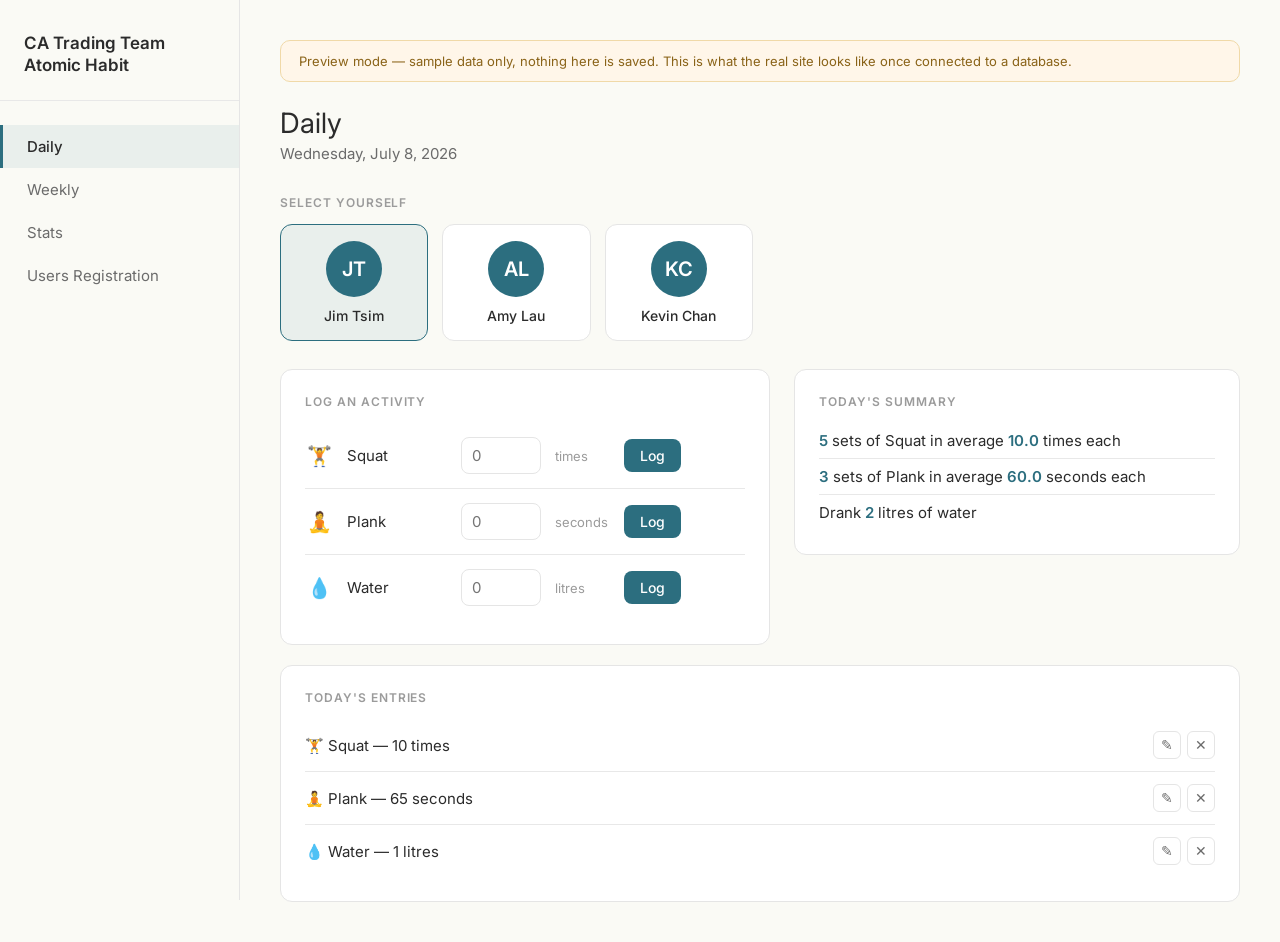
<file: office-fit-tracker-preview.html>
<!DOCTYPE html>
<html lang="en">
<head>
<meta charset="UTF-8">
<meta name="viewport" content="width=device-width, initial-scale=1.0">
<title>Preview — CA Trading Team Atomic Habit</title>
<link href="https://fonts.googleapis.com/css2?family=Inter:wght@300;400;500;600&display=swap" rel="stylesheet">
<style>
* { margin: 0; padding: 0; box-sizing: border-box; }
:root {
    --bg: #FAFAF5; --text: #2B2B2B; --text-mid: #6B6B6B; --text-light: #9B9B9B;
    --border: #E5E5E5; --border-soft: #E8E8E8; --accent: #2C6E7F;
    --accent-soft: rgba(44, 110, 127, 0.08); --good: #4A8B6F; --warn: #C97B4A;
    --card-radius: 12px;
}
body { font-family: 'Inter', sans-serif; background: var(--bg); color: var(--text); -webkit-font-smoothing: antialiased; }
.page-wrapper { display: flex; min-height: 100vh; }
.sidebar { width: 240px; background: var(--bg); border-right: 1px solid var(--border); position: fixed; height: 100vh; }
.sidebar-header { padding: 32px 24px 24px; border-bottom: 1px solid var(--border-soft); }
.sidebar-logo { font-size: 1.0625rem; font-weight: 600; line-height: 1.3; }
.nav { padding: 24px 0; }
.nav-button { display: flex; align-items: center; gap: 12px; width: 100%; padding: 12px 24px; background: none; border: none; border-left: 3px solid transparent; text-align: left; cursor: pointer; font-family: inherit; font-size: 0.9375rem; color: var(--text-mid); }
.nav-button:hover { background: rgba(0,0,0,0.03); color: var(--text); }
.nav-button.active { background: var(--accent-soft); border-left-color: var(--accent); color: var(--text); font-weight: 500; }
.main-content { flex: 1; margin-left: 240px; padding: 40px; max-width: 1100px; }
.page-title { font-size: 1.75rem; font-weight: 400; margin-bottom: 4px; }
.page-subtitle { font-size: 0.9375rem; color: var(--text-mid); margin-bottom: 32px; }
.card { background: white; border: 1px solid var(--border); border-radius: var(--card-radius); padding: 24px; }
.section-label { font-size: 0.75rem; font-weight: 600; color: var(--text-light); letter-spacing: 0.08em; text-transform: uppercase; margin-bottom: 14px; }
.user-grid { display: grid; grid-template-columns: repeat(auto-fill, minmax(140px, 1fr)); gap: 14px; margin-bottom: 28px; }
.user-card { background: white; border: 1px solid var(--border); border-radius: var(--card-radius); padding: 16px 12px; text-align: center; cursor: pointer; }
.user-card:hover { border-color: var(--accent); }
.user-card.selected { border-color: var(--accent); background: var(--accent-soft); }
.user-avatar { width: 56px; height: 56px; border-radius: 50%; background: var(--accent); color: white; display: flex; align-items: center; justify-content: center; font-size: 1.25rem; font-weight: 600; margin: 0 auto 10px; }
.user-card-name { font-size: 0.875rem; font-weight: 500; }
.activity-row { display: flex; align-items: center; gap: 14px; padding: 14px 0; border-bottom: 1px solid var(--border-soft); }
.activity-row:last-child { border-bottom: none; }
.activity-icon { font-size: 1.25rem; width: 28px; text-align: center; }
.activity-label { flex: 0 0 100px; font-size: 0.9375rem; }
.activity-input { width: 80px; padding: 8px 10px; border: 1px solid var(--border); border-radius: 8px; font-family: inherit; font-size: 0.9375rem; }
.activity-input:focus { outline: none; border-color: var(--accent); }
.activity-unit { font-size: 0.8125rem; color: var(--text-light); width: 55px; }
.log-btn { background: var(--accent); color: white; border: none; border-radius: 8px; padding: 8px 16px; font-family: inherit; font-size: 0.875rem; font-weight: 500; cursor: pointer; }
.log-btn:hover { opacity: 0.88; }
.check-flash { color: var(--good); font-size: 1.1rem; opacity: 0; transition: opacity 0.2s; }
.check-flash.show { opacity: 1; }
.summary-list { list-style: none; }
.summary-list li { font-size: 0.9375rem; padding: 8px 0; border-bottom: 1px solid var(--border-soft); }
.summary-list li:last-child { border-bottom: none; }
.summary-list .num { font-weight: 600; color: var(--accent); }
.two-col { display: grid; grid-template-columns: 1.1fr 1fr; gap: 24px; align-items: start; }
.simple-list { list-style: none; }
.simple-list li { display: flex; align-items: center; justify-content: space-between; padding: 12px 0; border-bottom: 1px solid var(--border-soft); font-size: 0.9375rem; }
.simple-list li:last-child { border-bottom: none; }
.entry-actions { display: flex; gap: 6px; }
.entry-actions button { background: none; border: 1px solid var(--border); border-radius: 6px; width: 28px; height: 28px; font-size: 0.875rem; cursor: pointer; color: var(--text-mid); }
.entry-actions button:hover { border-color: var(--accent); color: var(--accent); }
.grid-2 { display: grid; grid-template-columns: 1fr 1fr; gap: 24px; margin-bottom: 24px; }
.leader-row { display: flex; align-items: center; gap: 12px; padding: 10px 0; border-bottom: 1px solid var(--border-soft); }
.leader-row:last-child { border-bottom: none; }
.leader-rank { width: 22px; font-size: 0.8125rem; color: var(--text-light); font-weight: 600; }
.leader-name { flex: 1; font-size: 0.9375rem; }
.leader-val { font-weight: 600; color: var(--accent); font-size: 0.9375rem; }
.pill { font-size: 0.75rem; color: var(--text-light); background: rgba(0,0,0,0.05); padding: 3px 10px; border-radius: 10px; }
.form-row { margin-bottom: 16px; }
.form-row label { display: block; font-size: 0.8125rem; font-weight: 500; color: var(--text-mid); margin-bottom: 6px; }
.form-row input { width: 100%; padding: 10px 12px; border: 1px solid var(--border); border-radius: 8px; font-family: inherit; font-size: 0.9375rem; background: white; }
.btn-primary { background: var(--accent); color: white; border: none; border-radius: 8px; padding: 10px 20px; font-family: inherit; font-size: 0.9375rem; font-weight: 500; cursor: pointer; }
.btn-secondary { background: white; color: var(--text); border: 1px solid var(--border); border-radius: 8px; padding: 4px 12px; font-family: inherit; font-size: 0.8125rem; cursor: pointer; }
.bar-chart { display: flex; align-items: flex-end; gap: 16px; height: 180px; padding: 20px 0; }
.bar-col { flex: 1; display: flex; flex-direction: column; align-items: center; justify-content: flex-end; height: 100%; }
.bar { width: 100%; max-width: 48px; background: var(--accent); border-radius: 6px 6px 0 0; position: relative; }
.bar-target-line { position: absolute; left: -8px; right: -8px; border-top: 2px dashed var(--warn); }
.bar-day { font-size: 0.8125rem; color: var(--text-mid); margin-top: 8px; }
.bar-val { font-size: 0.75rem; color: var(--text); margin-bottom: 4px; }
.preview-note { background: #FFF6E9; border: 1px solid #F0D9A8; color: #8A6318; border-radius: 10px; padding: 12px 18px; font-size: 0.8125rem; margin-bottom: 24px; }
.empty-state { text-align: center; padding: 40px 20px; color: var(--text-light); }
</style>
</head>
<body>
<div class="page-wrapper">

  <aside class="sidebar">
    <div class="sidebar-header">
      <div class="sidebar-logo">CA Trading Team<br>Atomic Habit</div>
    </div>
    <nav class="nav">
      <button class="nav-button active" data-page="daily">Daily</button>
      <button class="nav-button" data-page="weekly">Weekly</button>
      <button class="nav-button" data-page="stats">Stats</button>
      <button class="nav-button" data-page="register">Users Registration</button>
    </nav>
  </aside>

  <main class="main-content">
    <div class="preview-note">Preview mode — sample data only, nothing here is saved. This is what the real site looks like once connected to a database.</div>

    <!-- DAILY -->
    <div id="page-daily">
      <div class="page-title">Daily</div>
      <div class="page-subtitle">Wednesday, July 8, 2026</div>

      <div class="section-label">Select yourself</div>
      <div class="user-grid">
        <div class="user-card selected"><div class="user-avatar">JT</div><div class="user-card-name">Jim Tsim</div></div>
        <div class="user-card"><div class="user-avatar">AL</div><div class="user-card-name">Amy Lau</div></div>
        <div class="user-card"><div class="user-avatar">KC</div><div class="user-card-name">Kevin Chan</div></div>
      </div>

      <div class="two-col">
        <div class="card">
          <div class="section-label">Log an activity</div>
          <div class="activity-row">
            <div class="activity-icon">🏋️</div><div class="activity-label">Squat</div>
            <input type="number" class="activity-input" id="squat-input" placeholder="0">
            <div class="activity-unit">times</div>
            <button class="log-btn" onclick="demoLog('squat')">Log</button>
            <span class="check-flash" id="check-squat">✓</span>
          </div>
          <div class="activity-row">
            <div class="activity-icon">🧘</div><div class="activity-label">Plank</div>
            <input type="number" class="activity-input" id="plank-input" placeholder="0">
            <div class="activity-unit">seconds</div>
            <button class="log-btn" onclick="demoLog('plank')">Log</button>
            <span class="check-flash" id="check-plank">✓</span>
          </div>
          <div class="activity-row">
            <div class="activity-icon">💧</div><div class="activity-label">Water</div>
            <input type="number" class="activity-input" id="water-input" placeholder="0">
            <div class="activity-unit">litres</div>
            <button class="log-btn" onclick="demoLog('water')">Log</button>
            <span class="check-flash" id="check-water">✓</span>
          </div>
        </div>
        <div class="card">
          <div class="section-label">Today's summary</div>
          <ul class="summary-list" id="summary-list">
            <li><span class="num">5</span> sets of Squat in average <span class="num">10.0</span> times each</li>
            <li><span class="num">3</span> sets of Plank in average <span class="num">60.0</span> seconds each</li>
            <li>Drank <span class="num">2</span> litres of water</li>
          </ul>
        </div>
      </div>

      <div class="card" style="margin-top:20px;">
        <div class="section-label">Today's entries</div>
        <ul class="simple-list" id="entries-list">
          <li><span>🏋️ Squat — 10 times</span><span class="entry-actions"><button title="Edit">✎</button><button title="Delete">✕</button></span></li>
          <li><span>🧘 Plank — 65 seconds</span><span class="entry-actions"><button title="Edit">✎</button><button title="Delete">✕</button></span></li>
          <li><span>💧 Water — 1 litres</span><span class="entry-actions"><button title="Edit">✎</button><button title="Delete">✕</button></span></li>
        </ul>
      </div>
    </div>

    <!-- WEEKLY -->
    <div id="page-weekly" style="display:none;">
      <div class="page-title">Weekly</div>
      <div class="page-subtitle">Monday – Friday, actual vs target</div>
      <div class="card" style="margin-bottom:24px;">
        <div style="display:flex; gap:14px; align-items:center;">
          <select class="btn-secondary" style="padding:8px 12px;"><option>Jim Tsim</option></select>
          <select class="btn-secondary" style="padding:8px 12px;"><option>Squat</option></select>
          <span style="margin-left:auto; font-size:0.8125rem; color:var(--text-mid);">Weekly target: <strong style="color:var(--text);">200 times</strong></span>
        </div>
      </div>
      <div class="card">
        <div class="section-label">Squat — actual vs target (times)</div>
        <div class="bar-chart">
          <div class="bar-col"><div class="bar-val">45</div><div class="bar" style="height:75%;"><div class="bar-target-line" style="top:-12%;"></div></div><div class="bar-day">Mon</div></div>
          <div class="bar-col"><div class="bar-val">30</div><div class="bar" style="height:50%;"><div class="bar-target-line" style="top:13%;"></div></div><div class="bar-day">Tue</div></div>
          <div class="bar-col"><div class="bar-val">50</div><div class="bar" style="height:83%;"><div class="bar-target-line" style="top:-20%;"></div></div><div class="bar-day">Wed</div></div>
          <div class="bar-col"><div class="bar-val">20</div><div class="bar" style="height:33%;"><div class="bar-target-line" style="top:30%;"></div></div><div class="bar-day">Thu</div></div>
          <div class="bar-col"><div class="bar-val">15</div><div class="bar" style="height:25%;"><div class="bar-target-line" style="top:38%;"></div></div><div class="bar-day">Fri</div></div>
        </div>
        <div style="font-size:0.8125rem; color:var(--text-mid); margin-top:10px;">Dashed line = daily pace needed to hit 200/week &nbsp;·&nbsp; Real version uses an interactive Chart.js bar + cumulative line chart</div>
      </div>
    </div>

    <!-- STATS -->
    <div id="page-stats" style="display:none;">
      <div class="page-title">Stats</div>
      <div class="page-subtitle">Team totals — this week</div>
      <div class="grid-2">
        <div class="card">
          <div class="section-label">🏋️ Squat — team total this week</div>
          <div style="font-size:2rem; font-weight:300;">385 <span style="font-size:1rem; color:var(--text-light);">times</span></div>
        </div>
        <div class="card">
          <div class="section-label">💧 Water — team total this week</div>
          <div style="font-size:2rem; font-weight:300;">18 <span style="font-size:1rem; color:var(--text-light);">litres</span></div>
        </div>
      </div>
      <div class="grid-2">
        <div class="card">
          <div class="section-label">Squat leaderboard</div>
          <div class="leader-row"><div class="leader-rank">1</div><div class="leader-name">Amy Lau</div><div class="leader-val">160 times</div></div>
          <div class="leader-row"><div class="leader-rank">2</div><div class="leader-name">Jim Tsim</div><div class="leader-val">140 times</div></div>
          <div class="leader-row"><div class="leader-rank">3</div><div class="leader-name">Kevin Chan</div><div class="leader-val">85 times</div></div>
        </div>
        <div class="card">
          <div class="section-label">Plank leaderboard</div>
          <div class="leader-row"><div class="leader-rank">1</div><div class="leader-name">Kevin Chan</div><div class="leader-val">420 seconds</div></div>
          <div class="leader-row"><div class="leader-rank">2</div><div class="leader-name">Jim Tsim</div><div class="leader-val">310 seconds</div></div>
        </div>
      </div>
    </div>

    <!-- REGISTER -->
    <div id="page-register" style="display:none;">
      <div class="page-title">Users Registration</div>
      <div class="page-subtitle">Add teammates and manage which activities can be logged</div>
      <div class="grid-2">
        <div class="card">
          <div class="section-label">Add a teammate</div>
          <div class="form-row"><label>Name</label><input placeholder="e.g. Jim Tsim"></div>
          <div class="form-row"><label>Photo URL (optional)</label><input placeholder="https://..."></div>
          <button class="btn-primary">Add teammate</button>
          <div class="section-label" style="margin-top:28px;">Current team</div>
          <ul class="simple-list">
            <li><span>Jim Tsim</span><button class="btn-secondary">Remove</button></li>
            <li><span>Amy Lau</span><button class="btn-secondary">Remove</button></li>
            <li><span>Kevin Chan</span><button class="btn-secondary">Remove</button></li>
          </ul>
        </div>
        <div class="card">
          <div class="section-label">Add an activity type</div>
          <div class="form-row"><label>Name</label><input placeholder="e.g. Push-up"></div>
          <div class="form-row"><label>Unit</label><input placeholder="e.g. times, seconds, litres"></div>
          <div class="form-row"><label>Icon (emoji, optional)</label><input placeholder="💪"></div>
          <button class="btn-primary">Add activity</button>
          <div class="section-label" style="margin-top:28px;">Current activities</div>
          <ul class="simple-list">
            <li><span>🏋️ Squat <span class="pill">times</span></span><button class="btn-secondary">Remove</button></li>
            <li><span>🧘 Plank <span class="pill">seconds</span></span><button class="btn-secondary">Remove</button></li>
            <li><span>💧 Water <span class="pill">litres</span></span><button class="btn-secondary">Remove</button></li>
          </ul>
        </div>
      </div>
    </div>

  </main>
</div>

<script>
document.querySelectorAll('.nav-button').forEach(btn => {
  btn.onclick = () => {
    document.querySelectorAll('.nav-button').forEach(b => b.classList.remove('active'));
    btn.classList.add('active');
    ['daily','weekly','stats','register'].forEach(p => {
      document.getElementById('page-' + p).style.display = (p === btn.dataset.page) ? 'block' : 'none';
    });
  };
});
document.querySelectorAll('.user-card').forEach(card => {
  card.onclick = () => {
    document.querySelectorAll('.user-card').forEach(c => c.classList.remove('selected'));
    card.classList.add('selected');
  };
});
function demoLog(type) {
  const input = document.getElementById(type + '-input');
  if (!input.value) { input.focus(); return; }
  input.value = '';
  const check = document.getElementById('check-' + type);
  check.classList.add('show');
  setTimeout(() => check.classList.remove('show'), 1000);
}
</script>
</body>
</html>
</file>
